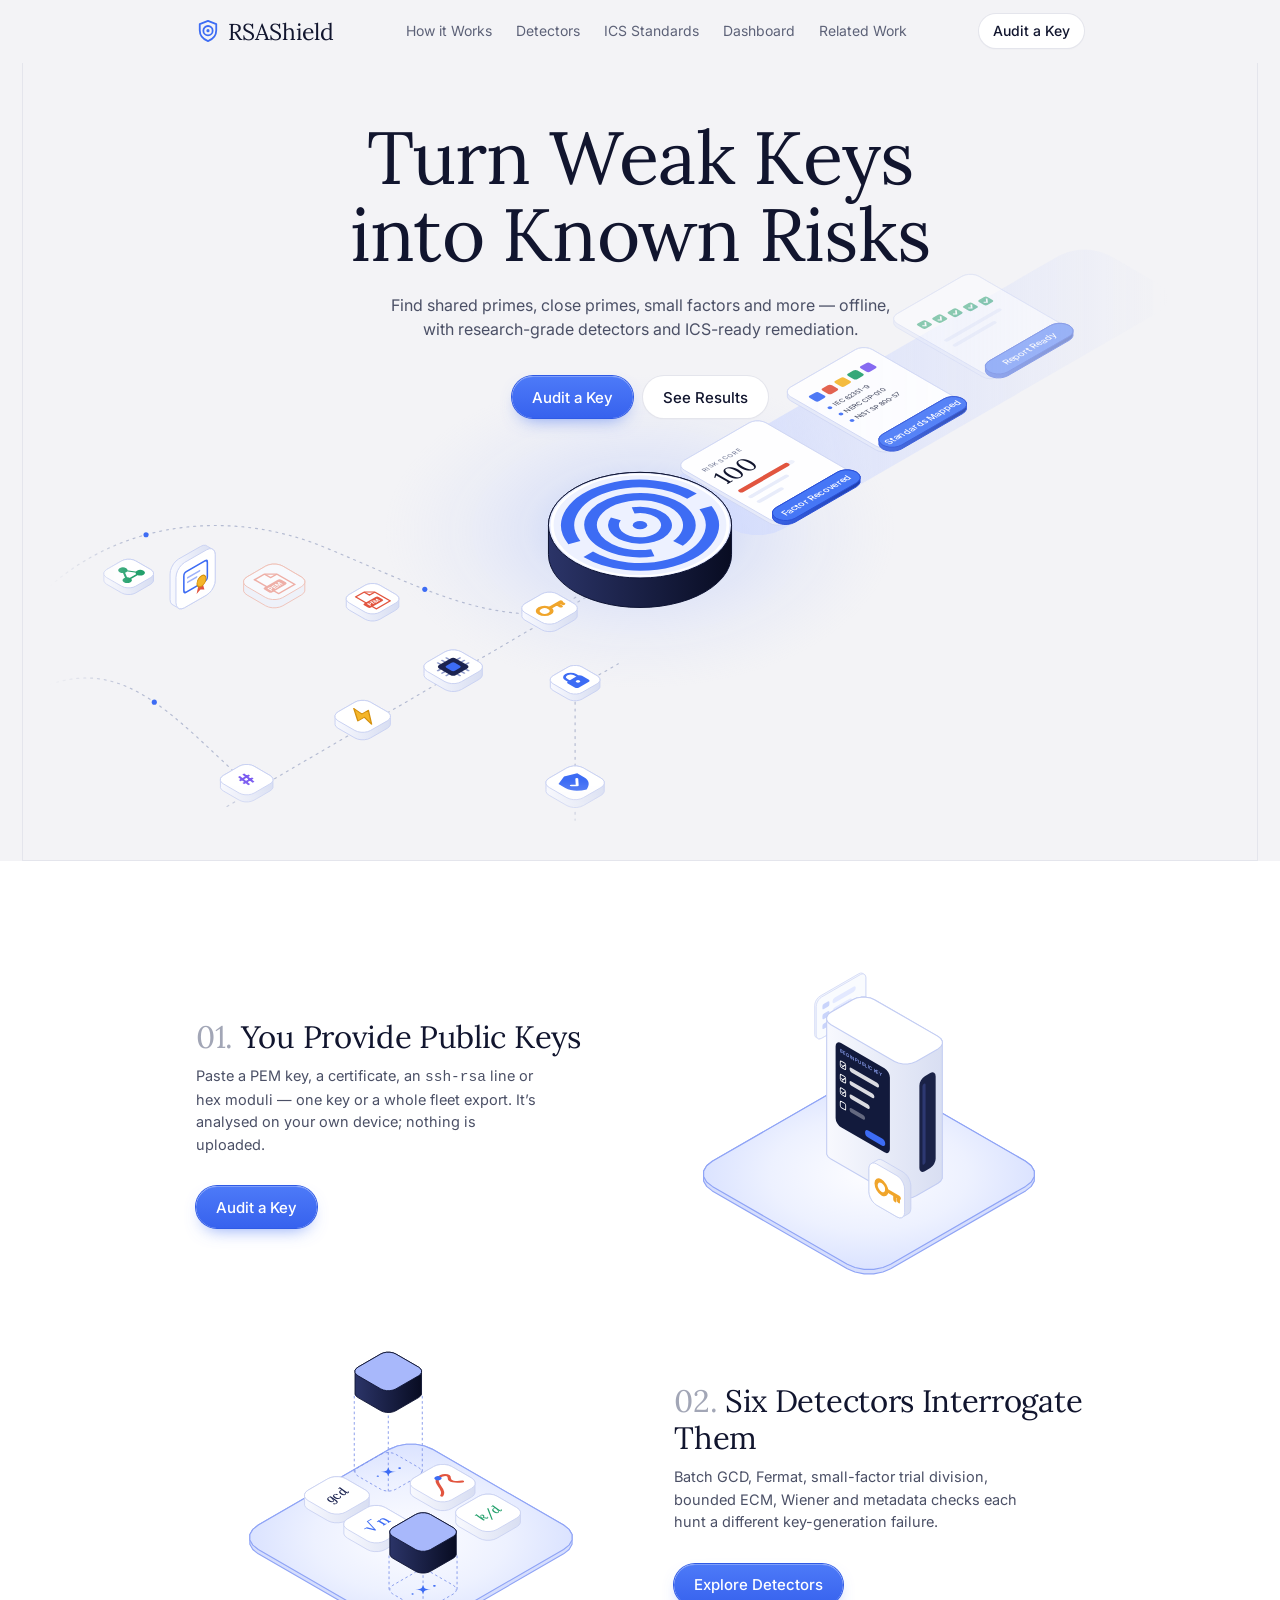
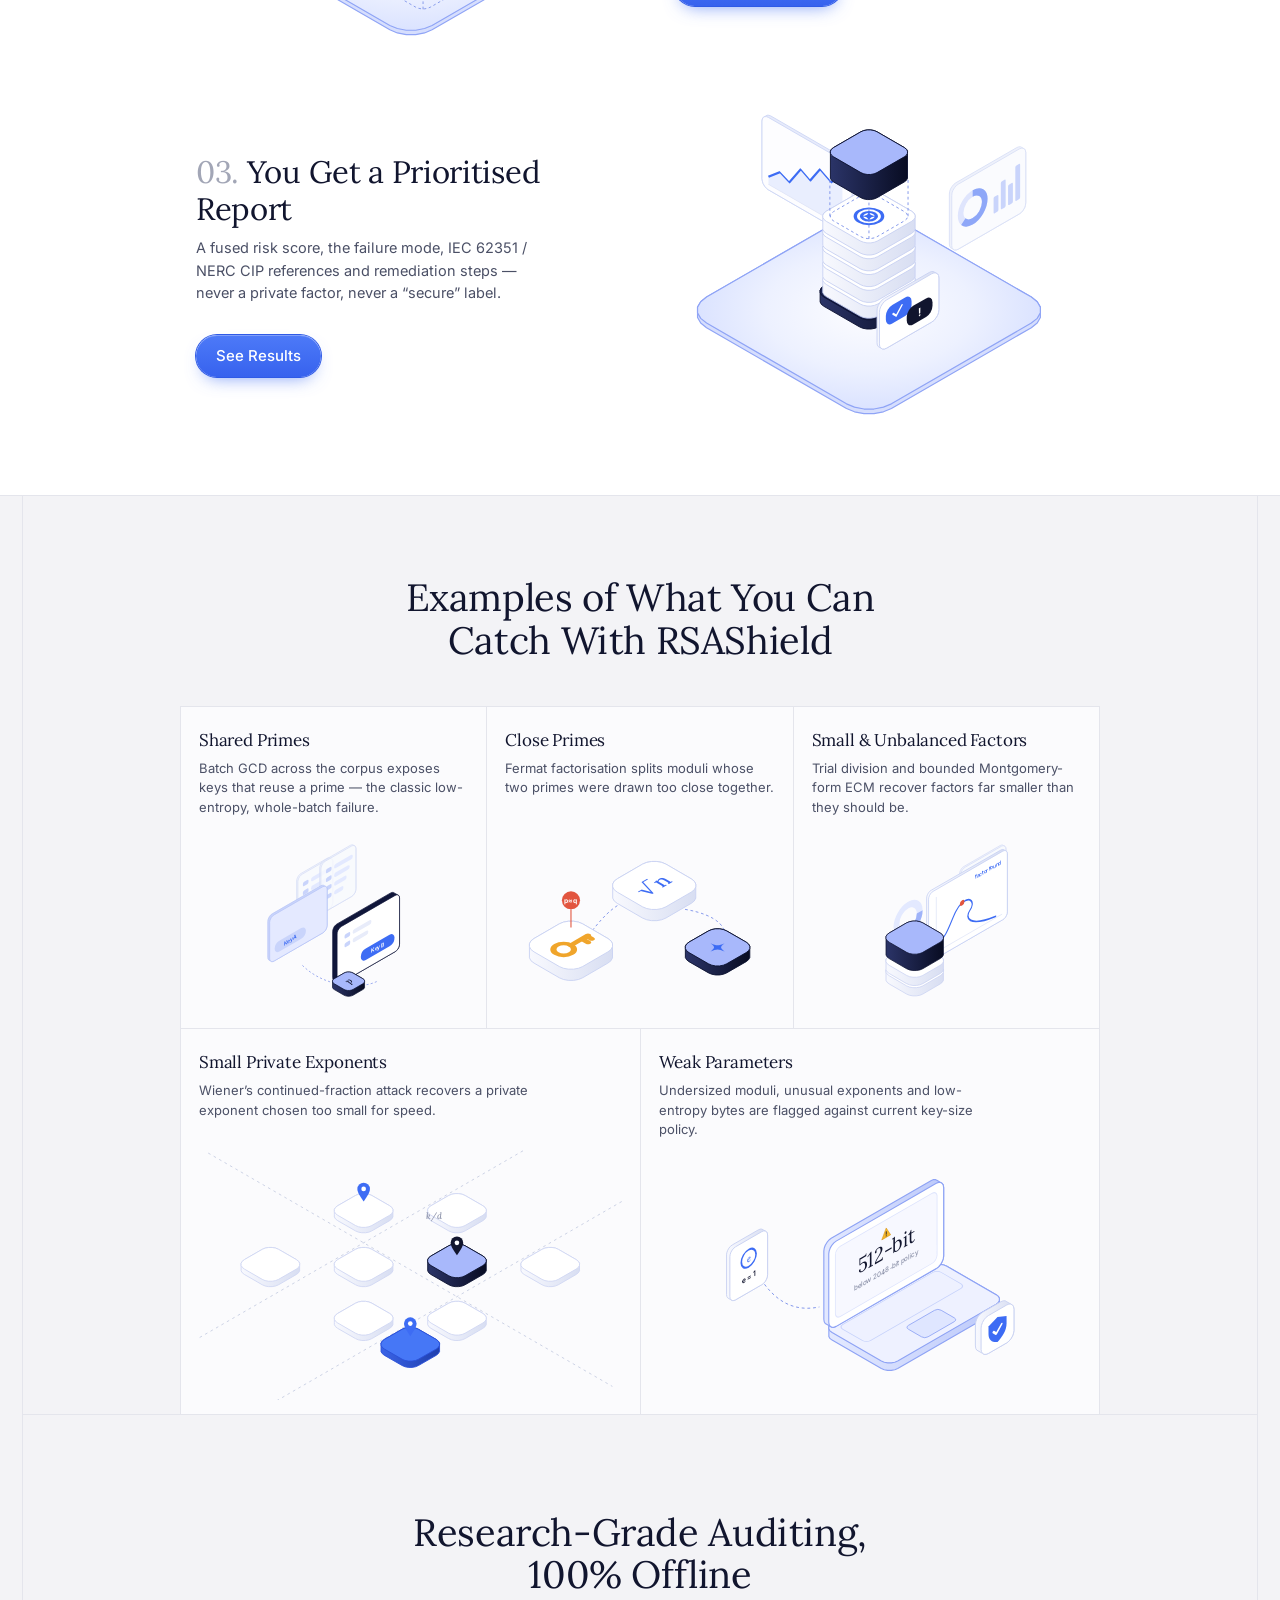
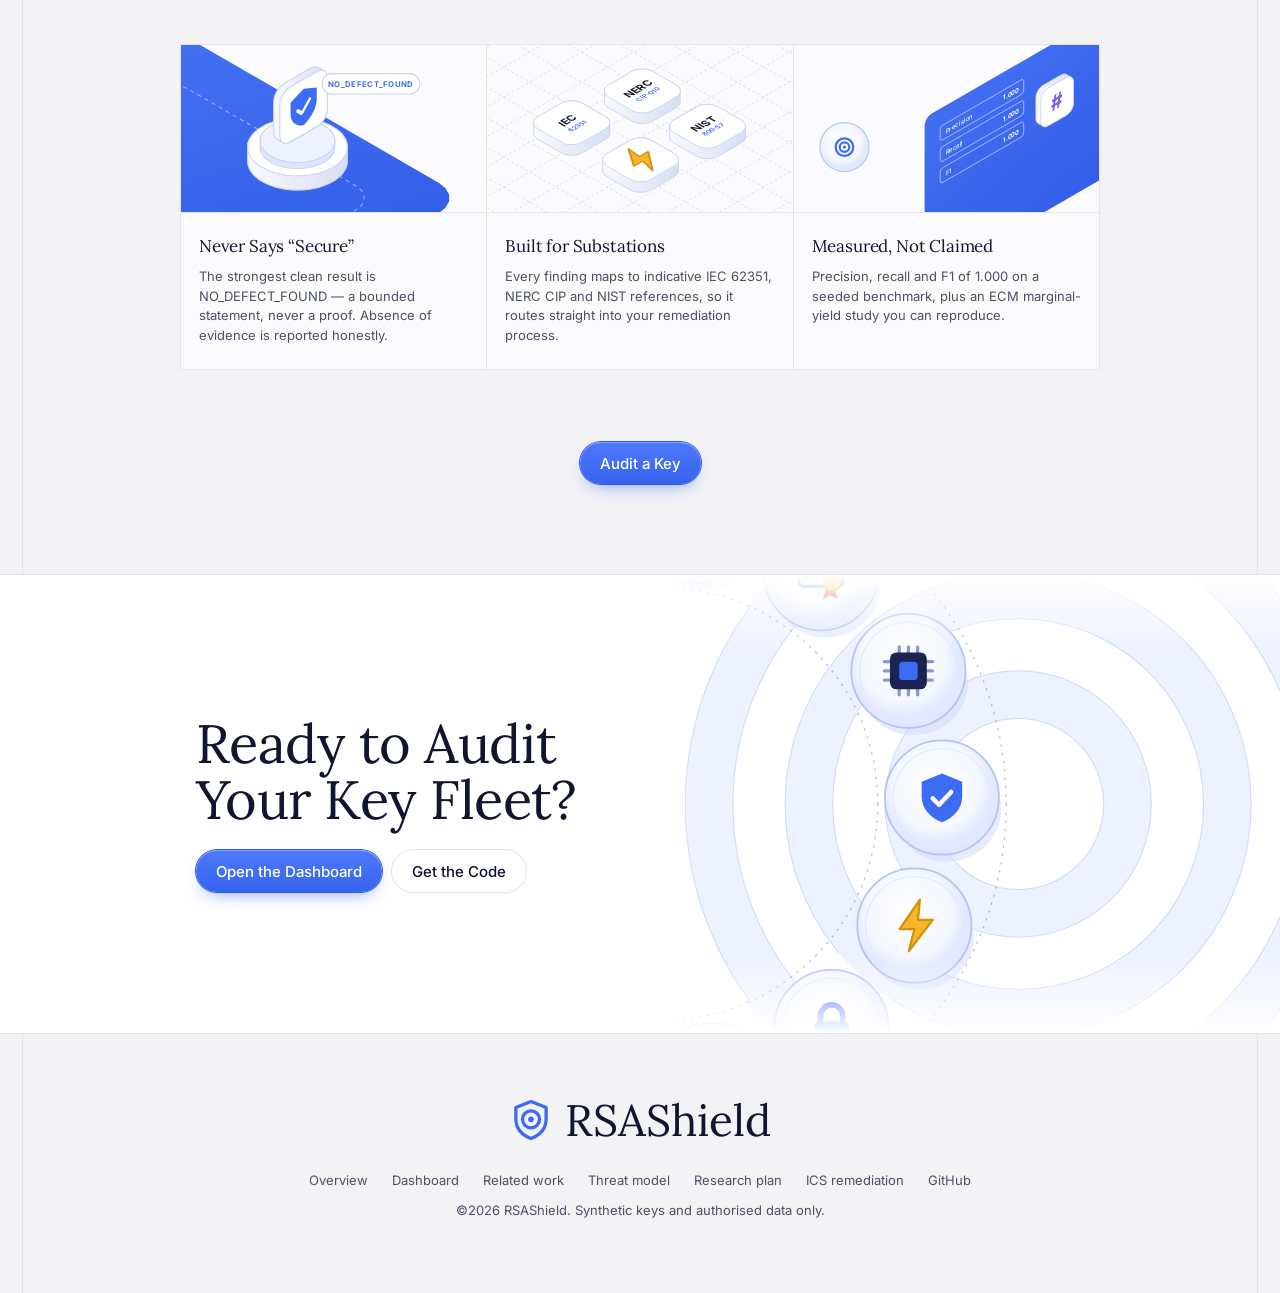
<file: web/index.html>
<!doctype html>
<html lang="en">
<head>
  <meta charset="utf-8">
  <meta name="viewport" content="width=device-width, initial-scale=1">
  <title>RSAShield — Offline RSA Key Auditing</title>
  <meta name="description" content="RSAShield audits RSA public keys offline with batch GCD, Fermat, ECM, Wiener and metadata detectors, and maps findings to IEC 62351 / NERC CIP references.">
  <link rel="preconnect" href="https://fonts.googleapis.com">
  <link rel="preconnect" href="https://fonts.gstatic.com" crossorigin>
  <link href="https://fonts.googleapis.com/css2?family=Inter:wght@400;500;600;700&family=Lora:ital,wght@0,400;0,500;1,400&display=swap" rel="stylesheet">
  <link rel="icon" href="favicon.svg" type="image/svg+xml">
  <link rel="stylesheet" href="styles.css">
</head>
<body>

  <header class="nav" id="top">
    <div class="nav-inner">
      <a class="brand" href="#top" aria-label="RSAShield home">
        <svg class="brand-mark" viewBox="0 0 32 32" aria-hidden="true">
          <path d="M16 2.5l11 4.4v8.2c0 7.1-4.7 12-11 14.4C9.7 27.1 5 22.2 5 15.1V6.9z" fill="none" stroke="currentColor" stroke-width="2.4" stroke-linejoin="round"/>
          <circle cx="16" cy="15.5" r="6.2" fill="none" stroke="currentColor" stroke-width="2.4"/>
          <circle cx="16" cy="15.5" r="2.1" fill="currentColor"/>
        </svg>
        <span>RSAShield</span>
      </a>
      <nav class="nav-links" id="primary-nav" aria-label="Primary">
        <a href="#how" aria-current="page">How it Works</a>
        <a href="#detectors" aria-current="page">Detectors</a>
        <a href="#why" aria-current="page">ICS Standards</a>
        <a href="dashboard.html">Dashboard</a>
        <a href="related-work.html">Related Work</a>
      </nav>
      <div class="nav-end">
        <a class="btn btn-ghost btn-sm" href="dashboard.html">Audit a Key</a>
        <button class="nav-toggle" type="button" aria-expanded="false" aria-controls="primary-nav" aria-label="Open menu">
          <svg viewBox="0 0 20 20" aria-hidden="true"><path d="M3 6h14M3 10h14M3 14h14" fill="none" stroke="currentColor" stroke-width="1.6" stroke-linecap="round"/></svg>
        </button>
      </div>
    </div>
  </header>

  <main>
    <!-- hero -->
    <section class="hero framed">
      <div class="frame">
        <div class="hero-stage">
          <svg class="hero-art" data-scene="hero" data-fixed viewBox="-600 -500 1200 810" preserveAspectRatio="xMidYMax slice" aria-hidden="true"></svg>
          <div class="hero-copy">
            <h1 data-reveal>Turn Weak Keys<br>into Known Risks</h1>
            <p class="lead" data-reveal>Find shared primes, close primes, small factors and more &mdash; offline, with research-grade detectors and ICS-ready remediation.</p>
            <div class="actions" data-reveal>
              <a class="btn btn-primary" href="dashboard.html">Audit a Key</a>
              <a class="btn btn-ghost" href="dashboard.html#bundle">See Results</a>
            </div>
          </div>
        </div>
      </div>
    </section>

    <!-- how it works -->
    <section class="steps" id="how">
      <div class="step">
        <div class="step-copy" data-reveal>
          <h2><span class="num">01.</span> You Provide Public Keys</h2>
          <p>Paste a PEM key, a certificate, an <code>ssh-rsa</code> line or hex moduli &mdash; one key or a whole fleet export. It&rsquo;s analysed on your own device; nothing is uploaded.</p>
          <a class="btn btn-primary" href="dashboard.html">Audit a Key</a>
        </div>
        <svg class="step-art" data-scene="step1" viewBox="-215 -240 430 365" aria-hidden="true" data-reveal></svg>
      </div>

      <div class="step flip">
        <div class="step-copy" data-reveal>
          <h2><span class="num">02.</span> Six Detectors Interrogate Them</h2>
          <p>Batch GCD, Fermat, small-factor trial division, bounded ECM, Wiener and metadata checks each hunt a different key-generation failure.</p>
          <a class="btn btn-primary" href="#detectors">Explore Detectors</a>
        </div>
        <svg class="step-art" data-scene="step2" viewBox="-215 -215 430 345" aria-hidden="true" data-reveal></svg>
      </div>

      <div class="step">
        <div class="step-copy" data-reveal>
          <h2><span class="num">03.</span> You Get a Prioritised Report</h2>
          <p>A fused risk score, the failure mode, IEC 62351 / NERC CIP references and remediation steps &mdash; never a private factor, never a &ldquo;secure&rdquo; label.</p>
          <a class="btn btn-primary" href="dashboard.html#bundle">See Results</a>
        </div>
        <svg class="step-art" data-scene="step3" viewBox="-215 -240 430 365" aria-hidden="true" data-reveal></svg>
      </div>
    </section>

    <!-- examples -->
    <section class="examples framed" id="detectors">
      <div class="frame">
        <h2 class="section-title" data-reveal>Examples of What You Can <br>Catch With RSAShield</h2>
        <div class="grid" data-reveal>
          <article class="card">
            <h3>Shared Primes</h3>
            <p>Batch GCD across the corpus exposes keys that reuse a prime &mdash; the classic low-entropy, whole-batch failure.</p>
            <svg data-scene="ex-shared" viewBox="-160 -118 320 222" aria-hidden="true"></svg>
          </article>
          <article class="card">
            <h3>Close Primes</h3>
            <p>Fermat factorisation splits moduli whose two primes were drawn too close together.</p>
            <svg data-scene="ex-close" viewBox="-160 -118 320 222" aria-hidden="true"></svg>
          </article>
          <article class="card">
            <h3>Small &amp; Unbalanced Factors</h3>
            <p>Trial division and bounded Montgomery-form ECM recover factors far smaller than they should be.</p>
            <svg data-scene="ex-ecm" viewBox="-160 -118 320 222" aria-hidden="true"></svg>
          </article>
          <article class="card wide">
            <h3>Small Private Exponents</h3>
            <p>Wiener&rsquo;s continued-fraction attack recovers a private exponent chosen too small for speed.</p>
            <svg data-scene="ex-wiener" viewBox="-196 -128 392 232" aria-hidden="true"></svg>
          </article>
          <article class="card wide">
            <h3>Weak Parameters</h3>
            <p>Undersized moduli, unusual exponents and low-entropy bytes are flagged against current key-size policy.</p>
            <svg data-scene="ex-meta" viewBox="-196 -128 392 232" aria-hidden="true"></svg>
          </article>
        </div>
      </div>
    </section>

    <!-- why -->
    <section class="why framed" id="why">
      <div class="frame">
        <h2 class="section-title" data-reveal>Research-Grade Auditing, <br>100% Offline</h2>
        <div class="band" data-reveal>
          <article class="feat">
            <svg data-scene="feat-honest" viewBox="-200 -110 400 220" preserveAspectRatio="xMidYMid slice" aria-hidden="true"></svg>
            <h3>Never Says &ldquo;Secure&rdquo;</h3>
            <p>The strongest clean result is NO_DEFECT_FOUND &mdash; a bounded statement, never a proof. Absence of evidence is reported honestly.</p>
          </article>
          <article class="feat">
            <svg data-scene="feat-ics" viewBox="-200 -110 400 220" preserveAspectRatio="xMidYMid slice" aria-hidden="true"></svg>
            <h3>Built for Substations</h3>
            <p>Every finding maps to indicative IEC 62351, NERC CIP and NIST references, so it routes straight into your remediation process.</p>
          </article>
          <article class="feat">
            <svg data-scene="feat-measured" viewBox="-200 -110 400 220" preserveAspectRatio="xMidYMid slice" aria-hidden="true"></svg>
            <h3>Measured, Not Claimed</h3>
            <p>Precision, recall and F1 of 1.000 on a seeded benchmark, plus an ECM marginal-yield study you can reproduce.</p>
          </article>
        </div>
        <div class="center" data-reveal>
          <a class="btn btn-primary" href="dashboard.html">Audit a Key</a>
        </div>
      </div>
    </section>

    <!-- call to action -->
    <section class="cta" id="start">
      <div class="cta-inner">
        <div class="cta-copy" data-reveal>
          <h2>Ready to Audit<br>Your Key Fleet?</h2>
          <div class="actions-left">
            <a class="btn btn-primary" href="dashboard.html">Open the Dashboard</a>
            <a class="btn btn-ghost" href="https://github.com/333shubh/RSAshield">Get the Code</a>
          </div>
        </div>
      </div>
      <svg class="cta-art" data-scene="orbit" data-fixed viewBox="0 0 560 460" preserveAspectRatio="xMinYMid slice" aria-hidden="true"></svg>
    </section>
  </main>

  <footer class="footer framed">
    <div class="frame">
      <a class="brand brand-lg" href="#top" aria-label="RSAShield home">
        <svg class="brand-mark" viewBox="0 0 32 32" aria-hidden="true">
          <path d="M16 2.5l11 4.4v8.2c0 7.1-4.7 12-11 14.4C9.7 27.1 5 22.2 5 15.1V6.9z" fill="none" stroke="currentColor" stroke-width="2.4" stroke-linejoin="round"/>
          <circle cx="16" cy="15.5" r="6.2" fill="none" stroke="currentColor" stroke-width="2.4"/>
          <circle cx="16" cy="15.5" r="2.1" fill="currentColor"/>
        </svg>
        <span>RSAShield</span>
      </a>
      <nav class="footer-links" aria-label="Documentation">
        <a href="index.html">Overview</a>
        <a href="dashboard.html">Dashboard</a>
        <a href="related-work.html">Related work</a>
        <a href="https://github.com/333shubh/RSAshield/blob/main/docs/THREAT_MODEL.md">Threat model</a>
        <a href="https://github.com/333shubh/RSAshield/blob/main/docs/RESEARCH_PLAN.md">Research plan</a>
        <a href="https://github.com/333shubh/RSAshield/blob/main/docs/ICS_REMEDIATION.md">ICS remediation</a>
        <a href="https://github.com/333shubh/RSAshield">GitHub</a>
      </nav>
      <p class="fine">&copy;<span data-year>2026</span> RSAShield. Synthetic keys and authorised data only.</p>
    </div>
  </footer>

  <script src="iso.js"></script>
  <script src="scenes.js"></script>
  <script src="app.js"></script>
</body>
</html>
</file>
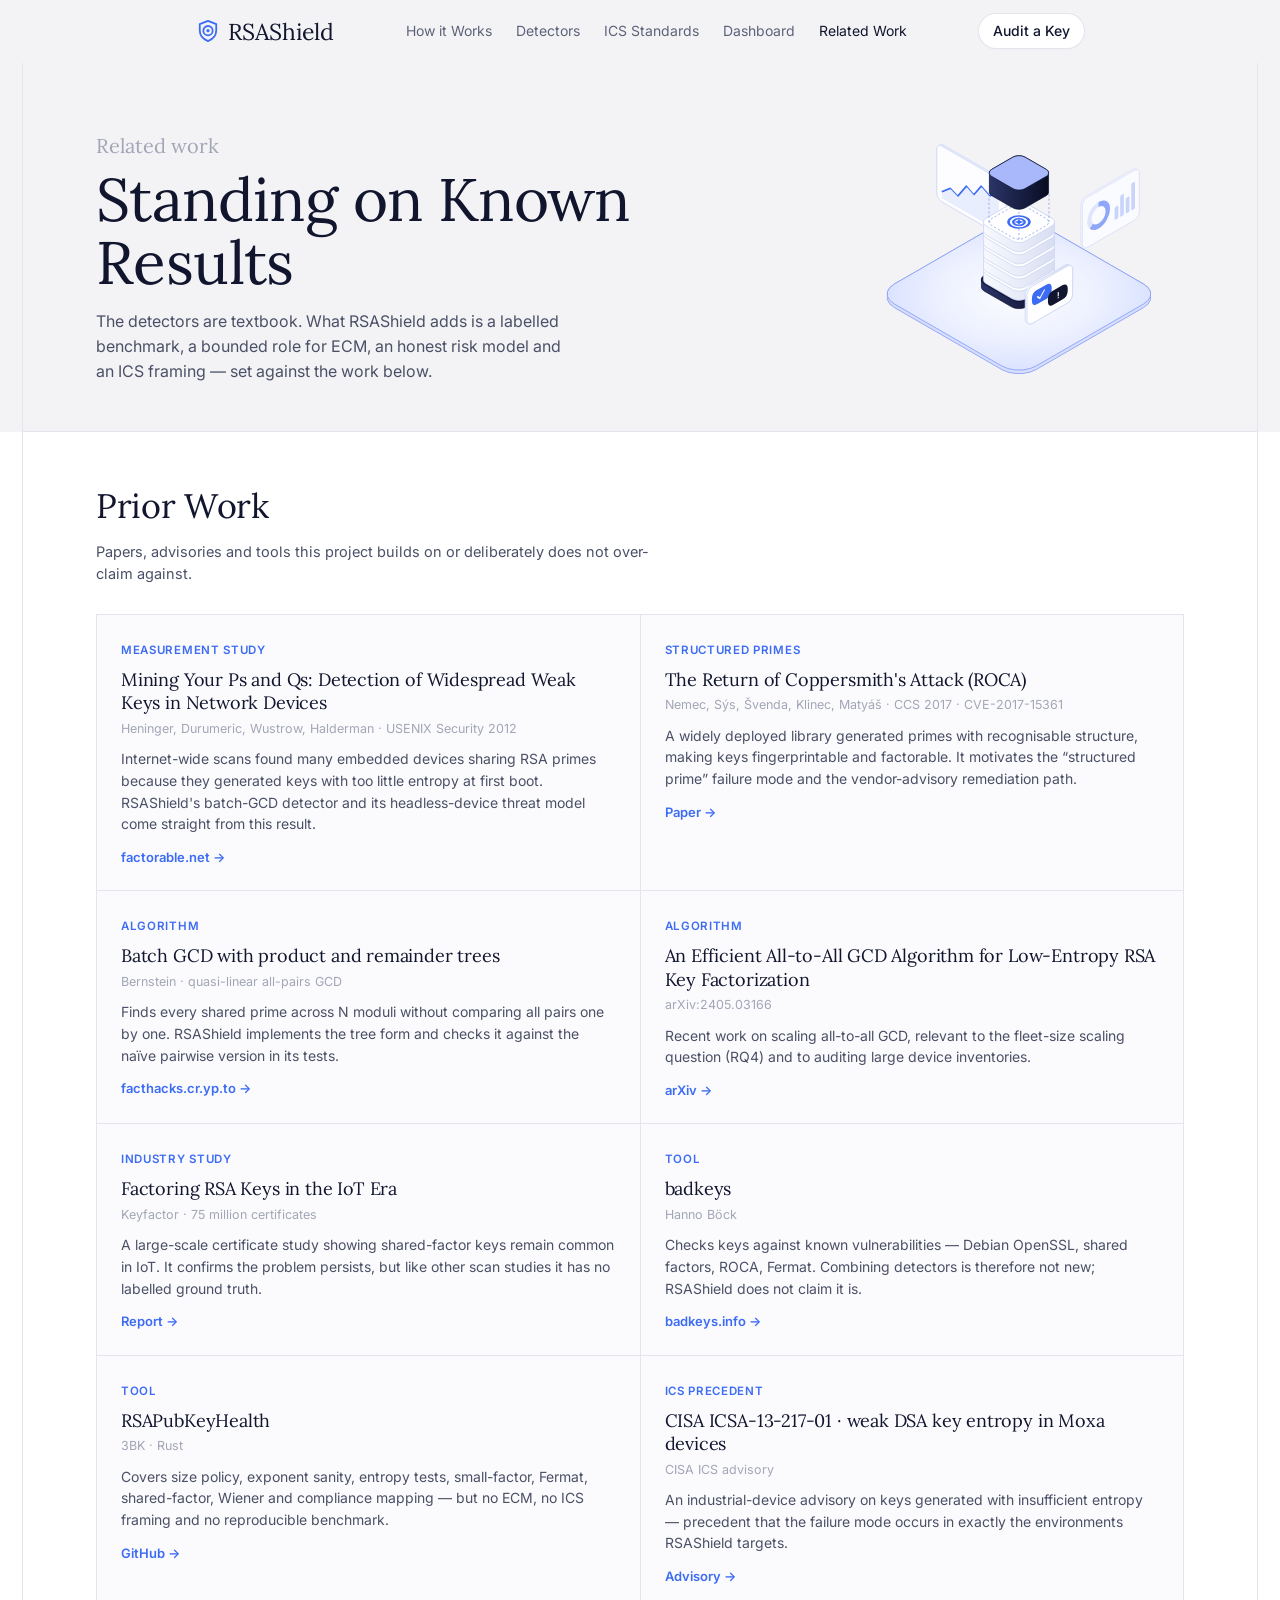
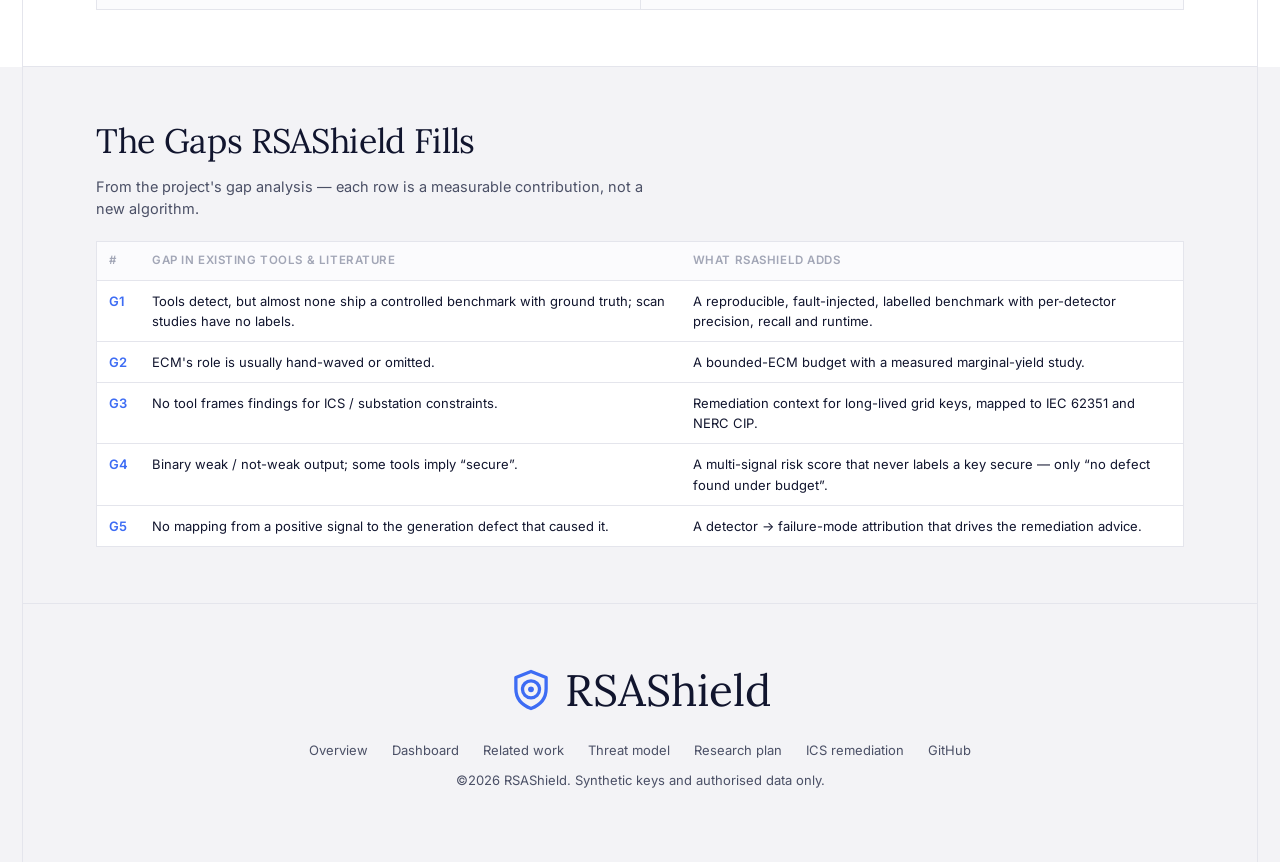
<file: web/related-work.html>
<!doctype html>
<html lang="en">
<head>
  <meta charset="utf-8">
  <meta name="viewport" content="width=device-width, initial-scale=1">
  <title>Related Work — RSAShield</title>
  <meta name="description" content="Prior work on weak RSA keys — Heninger et al., ROCA, batch GCD, badkeys — and the gaps RSAShield addresses.">
  <link rel="icon" href="favicon.svg" type="image/svg+xml">
  <link rel="preconnect" href="https://fonts.googleapis.com">
  <link rel="preconnect" href="https://fonts.gstatic.com" crossorigin>
  <link href="https://fonts.googleapis.com/css2?family=Inter:wght@400;500;600;700&family=JetBrains+Mono:wght@400;500&family=Lora:ital,wght@0,400;0,500;1,400&display=swap" rel="stylesheet">
  <link rel="stylesheet" href="styles.css">
  <link rel="stylesheet" href="console.css">
</head>
<body>

  <header class="nav" id="top">
    <div class="nav-inner">
      <a class="brand" href="index.html" aria-label="RSAShield home">
        <svg class="brand-mark" viewBox="0 0 32 32" aria-hidden="true">
          <path d="M16 2.5l11 4.4v8.2c0 7.1-4.7 12-11 14.4C9.7 27.1 5 22.2 5 15.1V6.9z" fill="none" stroke="currentColor" stroke-width="2.4" stroke-linejoin="round"/>
          <circle cx="16" cy="15.5" r="6.2" fill="none" stroke="currentColor" stroke-width="2.4"/>
          <circle cx="16" cy="15.5" r="2.1" fill="currentColor"/>
        </svg>
        <span>RSAShield</span>
      </a>
      <nav class="nav-links" id="primary-nav" aria-label="Primary">
        <a href="index.html#how">How it Works</a>
        <a href="index.html#detectors">Detectors</a>
        <a href="index.html#why">ICS Standards</a>
        <a href="dashboard.html">Dashboard</a>
        <a href="related-work.html" aria-current="page">Related Work</a>
      </nav>
      <div class="nav-end">
        <a class="btn btn-ghost btn-sm" href="dashboard.html">Audit a Key</a>
        <button class="nav-toggle" type="button" aria-expanded="false" aria-controls="primary-nav" aria-label="Open menu">
          <svg viewBox="0 0 20 20" aria-hidden="true"><path d="M3 6h14M3 10h14M3 14h14" fill="none" stroke="currentColor" stroke-width="1.6" stroke-linecap="round"/></svg>
        </button>
      </div>
    </div>
  </header>

  <main>
    <section class="page-head framed">
      <div class="frame">
        <div class="head-inner">
          <div class="head-copy" data-reveal>
            <p class="eyebrow">Related work</p>
            <h1>Standing on Known Results</h1>
            <p class="lead-left">The detectors are textbook. What RSAShield adds is a labelled benchmark, a bounded role for ECM, an honest risk model and an ICS framing &mdash; set against the work below.</p>
          </div>
          <svg class="head-art" data-scene="step3" viewBox="-215 -240 430 365" aria-hidden="true"></svg>
        </div>
      </div>
    </section>

    <section class="stored framed surface">
      <div class="frame">
        <div class="section-head" data-reveal>
          <div>
            <h2>Prior Work</h2>
            <p>Papers, advisories and tools this project builds on or deliberately does not over-claim against.</p>
          </div>
        </div>
        <div class="rw-list">
          <article class="rw" data-reveal>
            <span class="tag">Measurement study</span>
            <h3>Mining Your Ps and Qs: Detection of Widespread Weak Keys in Network Devices</h3>
            <p class="src">Heninger, Durumeric, Wustrow, Halderman &middot; USENIX Security 2012</p>
            <p>Internet-wide scans found many embedded devices sharing RSA primes because they generated keys with too little entropy at first boot. RSAShield's batch-GCD detector and its headless-device threat model come straight from this result.</p>
            <a href="https://factorable.net/paper.html">factorable.net &rarr;</a>
          </article>
          <article class="rw" data-reveal>
            <span class="tag">Structured primes</span>
            <h3>The Return of Coppersmith's Attack (ROCA)</h3>
            <p class="src">Nemec, Sýs, Švenda, Klinec, Matyáš &middot; CCS 2017 &middot; CVE-2017-15361</p>
            <p>A widely deployed library generated primes with recognisable structure, making keys fingerprintable and factorable. It motivates the &ldquo;structured prime&rdquo; failure mode and the vendor-advisory remediation path.</p>
            <a href="https://crocs.fi.muni.cz/public/papers/rsa_ccs17">Paper &rarr;</a>
          </article>
          <article class="rw" data-reveal>
            <span class="tag">Algorithm</span>
            <h3>Batch GCD with product and remainder trees</h3>
            <p class="src">Bernstein &middot; quasi-linear all-pairs GCD</p>
            <p>Finds every shared prime across N moduli without comparing all pairs one by one. RSAShield implements the tree form and checks it against the naïve pairwise version in its tests.</p>
            <a href="https://facthacks.cr.yp.to/">facthacks.cr.yp.to &rarr;</a>
          </article>
          <article class="rw" data-reveal>
            <span class="tag">Algorithm</span>
            <h3>An Efficient All-to-All GCD Algorithm for Low-Entropy RSA Key Factorization</h3>
            <p class="src">arXiv:2405.03166</p>
            <p>Recent work on scaling all-to-all GCD, relevant to the fleet-size scaling question (RQ4) and to auditing large device inventories.</p>
            <a href="https://arxiv.org/abs/2405.03166">arXiv &rarr;</a>
          </article>
          <article class="rw" data-reveal>
            <span class="tag">Industry study</span>
            <h3>Factoring RSA Keys in the IoT Era</h3>
            <p class="src">Keyfactor &middot; 75 million certificates</p>
            <p>A large-scale certificate study showing shared-factor keys remain common in IoT. It confirms the problem persists, but like other scan studies it has no labelled ground truth.</p>
            <a href="https://keyfactor.com/resources/factoring-rsa-keys-in-the-iot-era">Report &rarr;</a>
          </article>
          <article class="rw" data-reveal>
            <span class="tag">Tool</span>
            <h3>badkeys</h3>
            <p class="src">Hanno Böck</p>
            <p>Checks keys against known vulnerabilities &mdash; Debian OpenSSL, shared factors, ROCA, Fermat. Combining detectors is therefore not new; RSAShield does not claim it is.</p>
            <a href="https://badkeys.info/">badkeys.info &rarr;</a>
          </article>
          <article class="rw" data-reveal>
            <span class="tag">Tool</span>
            <h3>RSAPubKeyHealth</h3>
            <p class="src">3BK &middot; Rust</p>
            <p>Covers size policy, exponent sanity, entropy tests, small-factor, Fermat, shared-factor, Wiener and compliance mapping &mdash; but no ECM, no ICS framing and no reproducible benchmark.</p>
            <a href="https://github.com/3BK/RSAPubKeyHealth">GitHub &rarr;</a>
          </article>
          <article class="rw" data-reveal>
            <span class="tag">ICS precedent</span>
            <h3>CISA ICSA-13-217-01 &middot; weak DSA key entropy in Moxa devices</h3>
            <p class="src">CISA ICS advisory</p>
            <p>An industrial-device advisory on keys generated with insufficient entropy &mdash; precedent that the failure mode occurs in exactly the environments RSAShield targets.</p>
            <a href="https://www.cisa.gov/news-events/ics-advisories/icsa-13-217-01">Advisory &rarr;</a>
          </article>
        </div>
      </div>
    </section>

    <section class="bundle framed">
      <div class="frame">
        <div class="section-head" data-reveal>
          <div>
            <h2>The Gaps RSAShield Fills</h2>
            <p>From the project's gap analysis &mdash; each row is a measurable contribution, not a new algorithm.</p>
          </div>
        </div>
        <div class="table-wrap gap-table" data-reveal>
          <table class="stack">
            <thead>
              <tr><th scope="col">#</th><th scope="col" data-short="Gap">Gap in existing tools &amp; literature</th><th scope="col" data-short="Adds">What RSAShield adds</th></tr>
            </thead>
            <tbody>
              <tr><td>G1</td><td>Tools detect, but almost none ship a controlled benchmark with ground truth; scan studies have no labels.</td><td>A reproducible, fault-injected, labelled benchmark with per-detector precision, recall and runtime.</td></tr>
              <tr><td>G2</td><td>ECM's role is usually hand-waved or omitted.</td><td>A bounded-ECM budget with a measured marginal-yield study.</td></tr>
              <tr><td>G3</td><td>No tool frames findings for ICS / substation constraints.</td><td>Remediation context for long-lived grid keys, mapped to IEC 62351 and NERC CIP.</td></tr>
              <tr><td>G4</td><td>Binary weak / not-weak output; some tools imply &ldquo;secure&rdquo;.</td><td>A multi-signal risk score that never labels a key secure &mdash; only &ldquo;no defect found under budget&rdquo;.</td></tr>
              <tr><td>G5</td><td>No mapping from a positive signal to the generation defect that caused it.</td><td>A detector &rarr; failure-mode attribution that drives the remediation advice.</td></tr>
            </tbody>
          </table>
        </div>
      </div>
    </section>
  </main>

  <footer class="footer framed">
    <div class="frame">
      <a class="brand brand-lg" href="index.html" aria-label="RSAShield home">
        <svg class="brand-mark" viewBox="0 0 32 32" aria-hidden="true">
          <path d="M16 2.5l11 4.4v8.2c0 7.1-4.7 12-11 14.4C9.7 27.1 5 22.2 5 15.1V6.9z" fill="none" stroke="currentColor" stroke-width="2.4" stroke-linejoin="round"/>
          <circle cx="16" cy="15.5" r="6.2" fill="none" stroke="currentColor" stroke-width="2.4"/>
          <circle cx="16" cy="15.5" r="2.1" fill="currentColor"/>
        </svg>
        <span>RSAShield</span>
      </a>
      <nav class="footer-links" aria-label="Documentation">
        <a href="index.html">Overview</a>
        <a href="dashboard.html">Dashboard</a>
        <a href="related-work.html">Related work</a>
        <a href="https://github.com/333shubh/RSAshield/blob/main/docs/THREAT_MODEL.md">Threat model</a>
        <a href="https://github.com/333shubh/RSAshield/blob/main/docs/RESEARCH_PLAN.md">Research plan</a>
        <a href="https://github.com/333shubh/RSAshield/blob/main/docs/ICS_REMEDIATION.md">ICS remediation</a>
        <a href="https://github.com/333shubh/RSAshield">GitHub</a>
      </nav>
      <p class="fine">&copy;<span data-year>2026</span> RSAShield. Synthetic keys and authorised data only.</p>
    </div>
  </footer>

  <script src="iso.js"></script>
  <script src="scenes.js"></script>
  <script src="app.js"></script>
</body>
</html>
</file>
<file: web/styles.css>
:root {
  --bg: #f3f3f6;
  --surface: #ffffff;
  --ink: #11152e;
  --ink-2: #4b5066;
  --muted: #a2a6b6;
  --line: #e4e5ec;
  --blue: #3d6cf4;
  --blue-d: #2c56db;
  --serif: "Lora", Georgia, "Times New Roman", serif;
  --sans: "Inter", system-ui, -apple-system, "Segoe UI", sans-serif;
  --col: 920px;
  --gutter: max(22px, calc((100% - 1400px) / 2));
}

*, *::before, *::after { box-sizing: border-box; }
html { scroll-behavior: smooth; }
body {
  margin: 0;
  background: var(--bg);
  color: var(--ink);
  font: 400 15px/1.55 var(--sans);
  -webkit-font-smoothing: antialiased;
  overflow-x: hidden;
}
h1, h2, h3 { font-family: var(--serif); font-weight: 400; margin: 0; letter-spacing: -0.01em; }
p { margin: 0; }
a { color: inherit; }
svg { display: block; }
/* scenes are clipped to their box, except the step art which floats freely */
svg[data-scene]:not(.step-art) { overflow: hidden; }

/* framed sections: the thin vertical guide lines from the reference */
.framed > .frame {
  margin-inline: var(--gutter);
  border-inline: 1px solid var(--line);
}

/* ---------------------------------------------------------------- buttons */
.btn {
  display: inline-flex;
  align-items: center;
  justify-content: center;
  height: 42px;
  padding: 0 20px;
  border: 0;
  border-radius: 999px;
  font: 500 15px/1 var(--sans);
  text-decoration: none;
  white-space: nowrap;
  transition: transform .2s ease, box-shadow .2s ease, background .2s ease;
}
.btn:focus-visible { outline: 2px solid var(--blue); outline-offset: 3px; }
.btn-primary {
  color: #fff;
  background: linear-gradient(180deg, #4d7af8 0%, #3762ee 100%);
  box-shadow: inset 0 1px 0 rgba(255,255,255,.28), 0 0 0 1px #2f5ae6, 0 8px 18px -8px rgba(61,108,244,.7);
}
.btn-primary:hover { transform: translateY(-1px); box-shadow: inset 0 1px 0 rgba(255,255,255,.28), 0 0 0 1px #2f5ae6, 0 12px 22px -8px rgba(61,108,244,.75); }
.btn-ghost {
  color: var(--ink);
  background: #fff;
  box-shadow: 0 0 0 1px var(--line), 0 1px 2px rgba(17,21,46,.06);
}
.btn-ghost:hover { transform: translateY(-1px); box-shadow: 0 0 0 1px #d6d8e2, 0 6px 14px -8px rgba(17,21,46,.2); }
.btn-sm { height: 34px; padding: 0 14px; font-size: 14px; }

/* -------------------------------------------------------------------- nav */
.nav {
  position: sticky;
  top: 0;
  z-index: 20;
  background: rgba(243,243,246,.82);
  backdrop-filter: saturate(1.4) blur(12px);
  -webkit-backdrop-filter: saturate(1.4) blur(12px);
  border-bottom: 1px solid transparent;
  transition: border-color .3s ease;
}
.nav.scrolled { border-bottom-color: var(--line); }
.nav-inner {
  max-width: var(--col);
  height: 62px;
  margin: 0 auto;
  padding: 0 16px;
  display: flex;
  align-items: center;
  justify-content: space-between;
  gap: 24px;
}
.brand {
  display: inline-flex;
  align-items: center;
  gap: 8px;
  text-decoration: none;
  font: 400 23px/1 var(--serif);
  color: var(--ink);
}
.brand-mark { width: 24px; height: 24px; color: var(--blue); }
.nav-links { display: flex; gap: 24px; }
.nav-links a { text-decoration: none; color: #5d6278; font-size: 14px; white-space: nowrap; transition: color .2s; }
.nav-links a:hover { color: var(--ink); }
.nav-end { display: flex; align-items: center; gap: 8px; }
.nav-toggle {
  display: none;
  width: 36px; height: 36px; padding: 0;
  align-items: center; justify-content: center;
  border: 0; border-radius: 999px;
  background: #fff; color: var(--ink);
  box-shadow: 0 0 0 1px var(--line), 0 1px 2px rgba(17,21,46,.06);
  cursor: pointer;
}
.nav-toggle svg { width: 18px; height: 18px; }
.nav-toggle:focus-visible { outline: 2px solid var(--blue); outline-offset: 3px; }

/* ------------------------------------------------------------------- hero */
.hero > .frame { border-bottom: 1px solid var(--line); overflow: hidden; }
.hero-stage {
  position: relative;
  max-width: 1180px;
  margin: 0 auto;
  aspect-ratio: 1200 / 810;
}
/* soft edges: the scene fades into the frame instead of being cut off */
.hero-art {
  position: absolute; inset: 0; width: 100%; height: 100%; overflow: hidden;
  -webkit-mask-image: linear-gradient(to right, transparent, #000 7%, #000 93%, transparent), linear-gradient(to bottom, #000 90%, transparent);
  -webkit-mask-composite: source-in;
  mask-image: linear-gradient(to right, transparent, #000 7%, #000 93%, transparent), linear-gradient(to bottom, #000 90%, transparent);
  mask-composite: intersect;
}
.hero-copy {
  position: absolute;
  top: 7%;
  left: 0;
  right: 0;
  text-align: center;
  padding: 0 16px;
  pointer-events: none;
}
.hero-copy > * { pointer-events: auto; }
.hero h1 { font-size: clamp(42px, 5.9vw, 74px); line-height: 1.04; }
.lead { max-width: 520px; margin: 20px auto 0; color: var(--ink-2); font-size: 16px; }
.actions { display: flex; gap: 10px; justify-content: center; margin-top: 34px; }

/* ------------------------------------------------------------------ steps */
.steps {
  background: var(--surface);
  padding: 72px 0 40px;
  border-bottom: 1px solid var(--line);
}
.step {
  max-width: var(--col);
  margin: 0 auto;
  padding: 8px 16px;
  display: grid;
  grid-template-columns: 1fr 1.05fr;
  align-items: center;
  gap: 48px;
}
.step.flip { grid-template-columns: 1.05fr 1fr; }
.step.flip .step-art { order: -1; }
.step h2 { font-size: clamp(26px, 2.8vw, 31px); line-height: 1.2; }
.num { color: var(--muted); }
.step p { max-width: 350px; margin-top: 10px; color: var(--ink-2); font-size: 14.5px; }
.step .btn { margin-top: 30px; }
.step-art { width: 100%; height: auto; max-width: 430px; justify-self: center; }

/* --------------------------------------------------------------- examples */
.examples > .frame, .why > .frame { padding: 80px 16px 0; }
.section-title { text-align: center; font-size: clamp(28px, 3.3vw, 38px); line-height: 1.12; }
.grid {
  max-width: var(--col);
  margin: 44px auto 0;
  display: grid;
  grid-template-columns: repeat(6, 1fr);
  gap: 1px;
  background: var(--line);
  border: 1px solid var(--line);
  border-bottom: 0;
}
.card {
  grid-column: span 2;
  background: #fbfbfd;
  padding: 22px 18px 0;
  display: flex;
  flex-direction: column;
  min-width: 0;
}
.card.wide { grid-column: span 3; }
.card h3 { font-size: 17px; line-height: 1.3; }
.card p { margin-top: 8px; color: var(--ink-2); font-size: 13px; line-height: 1.5; max-width: 330px; }
.card svg { width: 100%; height: auto; margin-top: auto; padding: 10px 0 14px; }

/* -------------------------------------------------------------------- why */
.why > .frame { border-top: 1px solid var(--line); padding: 96px 0 90px; }
.why .section-title { padding: 0 16px; }
/* same hairline grid as the examples above */
.band {
  max-width: var(--col);
  margin: 48px auto 0;
  display: grid;
  grid-template-columns: repeat(3, 1fr);
  gap: 1px;
  background: var(--line);
  border: 1px solid var(--line);
}
.feat { min-width: 0; background: #fbfbfd; padding-bottom: 24px; }
.feat svg { width: 100%; height: auto; aspect-ratio: 400 / 220; border-bottom: 1px solid var(--line); }
.feat h3 { font-size: 17px; margin: 20px 18px 0; }
.feat p { margin: 8px 18px 0; color: var(--ink-2); font-size: 13px; line-height: 1.5; max-width: 330px; }
.center { display: flex; justify-content: center; margin-top: 72px; }

/* -------------------------------------------------------------------- cta */
.cta {
  position: relative;
  background: var(--surface);
  border-block: 1px solid var(--line);
  overflow: hidden;
  min-height: 460px;
  display: flex;
  align-items: center;
}
.cta-inner { position: relative; z-index: 1; width: 100%; max-width: var(--col); margin: 0 auto; padding: 60px 16px; }
.cta h2 { font-size: clamp(36px, 4.6vw, 54px); line-height: 1.04; }
.actions-left { display: flex; flex-wrap: wrap; gap: 10px; margin-top: 22px; }
.cta-art {
  position: absolute;
  top: 0;
  right: 0;
  width: 52%;
  height: 100%;
  /* badges orbit in and out through soft edges rather than a hard crop */
  -webkit-mask-image: linear-gradient(to bottom, transparent, #000 16%, #000 84%, transparent), linear-gradient(to right, transparent, #000 12%);
  -webkit-mask-composite: source-in;
  mask-image: linear-gradient(to bottom, transparent, #000 16%, #000 84%, transparent), linear-gradient(to right, transparent, #000 12%);
  mask-composite: intersect;
}

/* ----------------------------------------------------------------- footer */
.footer > .frame { padding: 64px 16px 72px; text-align: center; }
.brand-lg { font-size: 44px; gap: 12px; }
.brand-lg .brand-mark { width: 44px; height: 44px; }
.footer-links { display: flex; justify-content: center; flex-wrap: wrap; gap: 8px 24px; margin-top: 22px; }
.footer-links a { text-decoration: none; color: var(--ink-2); font-size: 13px; }
.footer-links a:hover { color: var(--ink); }
.fine { margin-top: 10px; color: var(--ink-2); font-size: 13px; }

/* ----------------------------------------------------------------- motion */
.bob { animation: bob 5.5s ease-in-out infinite; }
.hover { animation: hover 4.8s ease-in-out infinite; }
.pulse { animation: pulse 4.2s ease-in-out infinite; transform-box: fill-box; transform-origin: center; }
.twinkle { animation: twinkle 2.8s ease-in-out infinite; transform-box: fill-box; transform-origin: center; }
@keyframes bob { 0%, 100% { transform: translateY(0); } 50% { transform: translateY(-4px); } }
@keyframes hover { 0%, 100% { transform: translateY(0); } 50% { transform: translateY(-8px); } }
@keyframes pulse { 0%, 100% { opacity: .8; transform: scale(1); } 50% { opacity: 1; transform: scale(1.05); } }
@keyframes twinkle { 0%, 100% { opacity: .55; transform: scale(.82); } 50% { opacity: 1; transform: scale(1.08); } }

.js [data-reveal] {
  opacity: 0;
  transform: translateY(18px);
  transition: opacity .9s ease, transform .9s cubic-bezier(.2, .7, .2, 1);
}
.js [data-reveal].in { opacity: 1; transform: none; }

@media (prefers-reduced-motion: reduce) {
  html { scroll-behavior: auto; }
  .bob, .hover, .pulse, .twinkle { animation: none; }
  .js [data-reveal] { opacity: 1; transform: none; transition: none; }
}

/* ------------------------------------------------------------- responsive */
@media (max-width: 980px) {
  .nav-toggle { display: inline-flex; }
  /* the links drop down under the bar when the menu is open */
  .nav-links {
    display: none;
    position: absolute; top: 100%; left: 0; right: 0;
    flex-direction: column; gap: 0;
    padding: 4px 16px 12px;
    background: var(--bg);
    border-bottom: 1px solid var(--line);
    box-shadow: 0 12px 24px -16px rgba(17,21,46,.25);
  }
  .nav.open .nav-links { display: flex; }
  .nav.open { border-bottom-color: var(--line); }
  .nav-links a { padding: 13px 0; font-size: 15px; border-bottom: 1px solid var(--line); }
  .nav-links a:last-child { border-bottom: 0; }
}
@media (max-width: 900px) {
  .hero-stage { aspect-ratio: auto; display: flex; flex-direction: column; }
  /* phones: frames run edge to edge so every section shares the same 16px text inset */
  :root { --gutter: 0px; }
  .framed > .frame { border-inline: 0; }
  .section-title br { display: none; }
  .examples > .frame { padding: 64px 0 0; }
  .section-title { padding: 0 16px; }
  .why > .frame { padding: 72px 0 64px; }
  .grid, .band { margin-inline: 0; border-inline: 0; }
  .card { padding: 22px 16px 0; }
  .feat h3, .feat p { margin-inline: 16px; }
  .center { margin-top: 48px; }
  .hero-copy { position: static; order: -1; padding: 48px 16px 0; }
  .hero h1 { font-size: clamp(34px, 9vw, 52px); }
  .hero-art { position: static; height: auto; aspect-ratio: 840 / 620; margin-top: 8px; }
  .step, .step.flip { grid-template-columns: 1fr; gap: 20px; padding-block: 24px; }
  .step .step-art, .step.flip .step-art { order: -1; }
  /* tablets: two example cards a row (the last one spans), three feature panels */
  .grid { grid-template-columns: repeat(2, minmax(0, 1fr)); }
  .card, .card.wide { grid-column: auto; }
  .card:last-child { grid-column: 1 / -1; }
  .card svg { max-width: 460px; margin-inline: auto; }
  .band { grid-template-columns: repeat(3, minmax(0, 1fr)); }
  .cta { flex-direction: column; align-items: stretch; }
  .cta-art { position: relative; width: 100%; height: 300px; }
}
@media (max-width: 600px) {
  .grid, .band { grid-template-columns: 1fr; }
  .card:last-child { grid-column: auto; }
}
@media (max-width: 480px) {
  .actions { flex-direction: column; align-items: center; }
  .brand-lg { font-size: 34px; }
  .brand-lg .brand-mark { width: 34px; height: 34px; }
}
</file>
<file: web/console.css>
/* console.css — dashboard and related-work pages; builds on styles.css tokens. */
:root {
  --mono: "JetBrains Mono", ui-monospace, "Cascadia Code", Consolas, monospace;
  --panel: #fbfbfd;
  --crit: #c8372b;
  --crit-bg: #fdecea;
  --crit-ink: #8f2117;
  --warn: #b77a00;
  --warn-bg: #fff3d6;
  --warn-ink: #7a5000;
  --info: #4b5066;
  --info-bg: #eef1fb;
  --wide: 1120px;
}

.sr-only {
  position: absolute; width: 1px; height: 1px; padding: 0; margin: -1px;
  overflow: hidden; clip: rect(0 0 0 0); white-space: nowrap; border: 0;
}
code { font-family: var(--mono); font-size: .88em; background: #eceef5; padding: 1px 5px; border-radius: 4px; white-space: nowrap; }
button { font: inherit; cursor: pointer; }
button:disabled { cursor: not-allowed; opacity: .55; transform: none !important; }
.row { display: flex; align-items: center; gap: 10px; flex-wrap: wrap; }
.hint { color: var(--muted); font-size: 12.5px; }
.nav-links a[aria-current="page"] { color: var(--ink); }
/* white bands alternate with the grey page, as on the landing page */
.surface { background: var(--surface); }

/* ------------------------------------------------------------- status pill */
.status {
  display: inline-flex; align-items: center; gap: 8px;
  height: 34px; padding: 0 14px; border-radius: 999px;
  background: #fff; box-shadow: 0 0 0 1px var(--line);
  font-size: 13px; color: var(--ink-2); white-space: nowrap;
}
.status .dot { width: 8px; height: 8px; border-radius: 50%; background: var(--muted); }
.status.ok .dot { background: #22a06b; box-shadow: 0 0 0 3px rgba(34,160,107,.18); }
.status.down .dot { background: var(--crit); box-shadow: 0 0 0 3px rgba(200,55,43,.16); }

.offline-banner { background: var(--warn-bg); border-bottom: 1px solid #f1dfae; color: var(--warn-ink); }
.offline-inner { max-width: var(--wide); margin: 0 auto; padding: 14px 16px; font-size: 14px; }
.offline-inner a { color: inherit; font-weight: 600; }

/* --------------------------------------------------------------- page head */
.page-head > .frame { border-bottom: 1px solid var(--line); }
.head-inner {
  max-width: var(--wide); margin: 0 auto; padding: 56px 16px 32px;
  display: grid; grid-template-columns: 1.2fr 1fr; align-items: center; gap: 32px;
}
.eyebrow { font: 400 20px/1.2 var(--serif); color: var(--muted); }
.head-copy h1 { font-size: clamp(38px, 5vw, 60px); line-height: 1.04; margin-top: 10px; }
.lead-left { margin-top: 16px; max-width: 480px; color: var(--ink-2); font-size: 16px; }
.head-art { width: 100%; max-width: 330px; height: auto; justify-self: end; }

/* ---------------------------------------------------------------- panels */
.workspace > .frame, .stored > .frame, .bundle > .frame { border-bottom: 1px solid var(--line); }
.ws-grid {
  max-width: var(--wide); margin: 0 auto; padding: 36px 16px 48px;
  display: grid; grid-template-columns: minmax(0, 5fr) minmax(0, 7fr); gap: 20px; align-items: start;
}
.panel {
  background: var(--panel); border: 1px solid var(--line);
  padding: 22px; min-width: 0;
}
.panel-head, .panel-sub { display: flex; align-items: baseline; justify-content: space-between; gap: 12px; flex-wrap: wrap; }
.panel h2 { font-size: 22px; }
.panel h3 { font-family: var(--serif); font-size: 17px; font-weight: 400; }

textarea {
  width: 100%; min-height: 220px; margin: 14px 0; padding: 14px;
  border: 1px solid var(--line); border-radius: 10px; background: #fff;
  font: 12.5px/1.55 var(--mono); color: var(--ink); resize: vertical;
}
textarea:focus, input:focus { outline: 2px solid var(--blue); outline-offset: 1px; border-color: transparent; }

.busy, .bundle-progress { display: inline-flex; align-items: center; gap: 8px; color: var(--ink-2); font-size: 13.5px; }
.busy[hidden], .bundle-progress[hidden] { display: none; }
.spinner {
  width: 14px; height: 14px; border-radius: 50%;
  border: 2px solid #d5dcf6; border-top-color: var(--blue);
  animation: spin .8s linear infinite;
}
@keyframes spin { to { transform: rotate(360deg); } }

.panel > .note { margin-top: 12px; }
.privacy {
  margin-top: 8px; padding: 8px 12px; border-radius: 8px;
  background: #eefaf3; color: #1d6b47; font-size: 12.5px;
}
.privacy:empty, .note:empty { display: none; }
.samples { margin-top: 26px; padding-top: 20px; border-top: 1px solid var(--line); }
.sample-list { display: grid; grid-template-columns: 1fr 1fr; gap: 8px; margin-top: 12px; }
.sample {
  text-align: left; padding: 10px 12px; border-radius: 10px;
  background: #fff; border: 1px solid var(--line); color: var(--ink);
  transition: border-color .2s, background .2s, transform .2s;
}
.sample:hover { border-color: #b9c6f6; background: #f5f7ff; transform: translateY(-1px); }
.sample strong { display: block; font-size: 13.5px; font-weight: 600; }
.sample span { display: block; margin-top: 2px; font-size: 11.5px; color: var(--muted); }

/* --------------------------------------------------------------- report */
.report { min-height: 420px; }
.empty { text-align: center; padding: 64px 24px; color: var(--muted); }
.empty svg { width: 52px; height: 52px; margin: 0 auto 14px; color: #b9c6f6; }
.empty h2 { color: var(--ink); font-size: 22px; }
.empty p { max-width: 380px; margin: 8px auto 0; font-size: 14px; color: var(--ink-2); }

.switcher { display: flex; gap: 6px; flex-wrap: wrap; margin-bottom: 16px; }
.switcher button {
  padding: 5px 10px; border-radius: 999px; border: 1px solid var(--line); background: #fff;
  font-size: 12px; color: var(--ink-2);
}
.switcher button[aria-pressed="true"] { border-color: var(--blue); color: var(--blue); background: #f2f5ff; }

.r-top { display: flex; justify-content: space-between; align-items: flex-start; gap: 16px; flex-wrap: wrap; }
.r-key { margin-top: 8px; font: 12.5px/1.5 var(--mono); color: var(--ink-2); word-break: break-all; }
.badge {
  display: inline-flex; align-items: center; gap: 6px;
  padding: 4px 10px 4px 8px; border-radius: 999px;
  font-size: 12px; font-weight: 700; letter-spacing: .03em;
}
.badge svg { width: 13px; height: 13px; }
.badge.crit { background: var(--crit-bg); color: var(--crit-ink); }
.badge.warn { background: var(--warn-bg); color: var(--warn-ink); }
.badge.info { background: var(--info-bg); color: var(--info); }

.score { text-align: right; }
.score .big { font: 400 46px/1 var(--serif); }
.score .of { color: var(--muted); font-size: 14px; }
.meter { width: 160px; height: 6px; margin-top: 8px; margin-left: auto; border-radius: 3px; background: #eef0f6; overflow: hidden; }
.meter i { display: block; height: 100%; border-radius: 3px; }
.meter i.crit { background: var(--crit); }
.meter i.warn { background: var(--warn); }
.meter i.info { background: #8a90a8; }

.facts { display: grid; grid-template-columns: repeat(3, minmax(0, 1fr)); gap: 1px; margin-top: 20px; background: var(--line); border: 1px solid var(--line); }
.fact { background: #fff; padding: 12px 14px; min-width: 0; }
.fact dt { font-size: 11.5px; color: var(--muted); text-transform: uppercase; letter-spacing: .06em; font-weight: 600; }
.fact dd { margin: 4px 0 0; font-size: 14px; }
.chips { display: flex; flex-wrap: wrap; gap: 4px; }
.chip { padding: 2px 8px; border-radius: 6px; background: #eef1fb; color: var(--ink-2); font-size: 12px; }

.caveat { margin-top: 16px; padding: 12px 14px; border-left: 3px solid #b9c6f6; background: #f7f8fd; border-radius: 0 8px 8px 0; font-size: 13.5px; color: var(--ink-2); }
.block { margin-top: 24px; }
.block h3 { margin-bottom: 10px; }
.remedy { margin: 0; padding-left: 20px; font-size: 14px; color: var(--ink-2); }
.remedy li + li { margin-top: 6px; }
.note { margin-top: 8px; font-size: 12px; color: var(--muted); }

.table-wrap { overflow-x: auto; border: 1px solid var(--line); background: #fff; }
table { width: 100%; border-collapse: collapse; font-size: 13px; }
th { text-align: left; font-size: 11.5px; font-weight: 600; letter-spacing: .05em; text-transform: uppercase; color: var(--muted); background: var(--panel); }
th, td { padding: 10px 12px; border-bottom: 1px solid var(--line); vertical-align: top; }
tbody tr:last-child td { border-bottom: 0; }
td.num, th.num { text-align: right; font-variant-numeric: tabular-nums; }
td.mono { font-family: var(--mono); font-size: 12px; word-break: break-all; }
.placeholder td { color: var(--muted); text-align: center; padding: 22px; }
.verdict { display: inline-flex; align-items: center; gap: 6px; white-space: nowrap; }
.verdict::before { content: ""; width: 7px; height: 7px; border-radius: 50%; background: #c3c7d4; }
.verdict.crit::before { background: var(--crit); }
.verdict.warn::before { background: var(--warn); }
.verdict.adv::before { background: #8a90a8; }
.r-actions { margin-top: 22px; display: flex; gap: 10px; flex-wrap: wrap; }

.alert { padding: 18px 20px; border-radius: 12px; background: var(--crit-bg); color: var(--crit-ink); }
.alert h2 { font-size: 20px; color: var(--crit-ink); }
.alert p { margin-top: 6px; font-size: 14px; }
.alert code { background: rgba(255,255,255,.6); }
.partial { margin-top: 12px; font-size: 12.5px; color: var(--warn-ink); background: var(--warn-bg); padding: 8px 12px; border-radius: 8px; }

/* ------------------------------------------------------- stored / bundle */
.section-head {
  max-width: var(--wide); margin: 0 auto; padding: 48px 16px 20px;
  display: flex; justify-content: space-between; align-items: flex-end; gap: 24px; flex-wrap: wrap;
}
.section-head h2 { font-size: clamp(26px, 3vw, 34px); }
.section-head p { margin-top: 8px; max-width: 560px; color: var(--ink-2); font-size: 14.5px; }
.stored .table-wrap, .batch-result, .bundle-progress, #bundleOut { max-width: calc(var(--wide) - 32px); margin-inline: auto; }
.stored .table-wrap { margin-bottom: 48px; }
.keys tbody tr { cursor: pointer; transition: background .15s; }
.keys tbody tr:hover { background: #f7f8fd; }
.keys tbody tr.placeholder { cursor: default; }
.keys tbody tr:focus-visible { outline: 2px solid var(--blue); outline-offset: -2px; }

.batch-result { margin-bottom: 16px; padding: 14px 16px; background: #fff; border: 1px solid var(--line); font-size: 14px; }
.batch-result strong { font-weight: 600; }
.batch-result ul { margin: 8px 0 0; padding-left: 18px; color: var(--ink-2); }
.batch-result.hit { border-color: #f3c3bd; background: var(--crit-bg); color: var(--crit-ink); }
.batch-result.hit ul { color: var(--crit-ink); }

.field, .check { display: inline-flex; align-items: center; gap: 8px; font-size: 13.5px; color: var(--ink-2); }
.field input {
  width: 84px; height: 38px; padding: 0 10px; border: 1px solid var(--line); border-radius: 10px;
  background: #fff; font: 14px var(--sans); color: var(--ink);
}
.check input { width: 16px; height: 16px; accent-color: var(--blue); }
.bundle-progress { display: flex; padding: 0 16px 24px; }
#bundleOut { padding: 0 16px 56px; }

.tiles { display: grid; grid-template-columns: repeat(6, minmax(0, 1fr)); gap: 1px; background: var(--line); border: 1px solid var(--line); }
.tile { background: var(--panel); padding: 16px; min-width: 0; }
.tile .label { font-size: 12px; color: var(--muted); font-weight: 600; text-transform: uppercase; letter-spacing: .05em; }
.tile .value { margin-top: 6px; font: 400 32px/1.05 var(--serif); }
.tile .sub { margin-top: 4px; font-size: 12px; color: var(--ink-2); }

.bundle-grid { display: grid; grid-template-columns: minmax(0, 1fr) minmax(0, 1.25fr); gap: 20px; margin-top: 20px; }
.bars { list-style: none; margin: 14px 0 0; padding: 0; }
.bars li { display: grid; grid-template-columns: 120px minmax(0, 1fr) 44px; align-items: center; gap: 10px; padding: 7px 0; font-size: 13px; }
.bars .track { height: 10px; background: #eef0f6; border-radius: 0 4px 4px 0; }
.bars .fill { height: 100%; background: var(--blue); border-radius: 0 4px 4px 0; }
.bars .val { text-align: right; font-variant-numeric: tabular-nums; color: var(--ink); }
.bars small { display: block; color: var(--muted); font-size: 11px; }

.heat { margin-top: 14px; }
.heat th, .heat td { text-align: center; }
.heat th:first-child, .heat td:first-child { text-align: left; }
.heat td.cell { font-variant-numeric: tabular-nums; border-left: 2px solid #fff; }
.heat td.cell b { display: block; font-size: 14px; font-weight: 600; }
.heat td.cell small { display: block; font-size: 11px; opacity: .8; }
.legend { display: flex; align-items: center; gap: 8px; margin-top: 10px; font-size: 12px; color: var(--ink-2); }
.legend .ramp { width: 140px; height: 8px; border-radius: 4px; background: linear-gradient(90deg, #eef2ff, #c9d6fd, #93acf9, #5b84f5, #2c56db); }
.bundle-foot { margin-top: 14px; display: flex; justify-content: space-between; gap: 12px; flex-wrap: wrap; font-size: 12.5px; color: var(--muted); }

/* --------------------------------------------------------- related work */
.rw-list {
  max-width: calc(var(--wide) - 32px); margin: 8px auto 56px;
  display: grid; grid-template-columns: repeat(2, minmax(0, 1fr));
  gap: 1px; background: var(--line); border: 1px solid var(--line);
}
.rw { background: var(--panel); padding: 22px 24px; min-width: 0; }
.rw .tag { font-size: 11.5px; font-weight: 600; letter-spacing: .06em; text-transform: uppercase; color: var(--blue); }
.rw h3 { margin-top: 8px; font-size: 18px; line-height: 1.3; }
.rw .src { margin-top: 4px; font-size: 12.5px; color: var(--muted); }
.rw p { margin-top: 10px; font-size: 14px; color: var(--ink-2); }
.rw a { display: inline-block; margin-top: 12px; font-size: 13px; font-weight: 600; color: var(--blue); text-decoration: none; }
.rw a:hover { text-decoration: underline; }
.gap-table { max-width: calc(var(--wide) - 32px); margin: 0 auto 56px; }
.gap-table td:first-child { font-weight: 600; color: var(--blue); white-space: nowrap; }

/* ------------------------------------------------------------ responsive */
@media (max-width: 1000px) {
  .tiles { grid-template-columns: repeat(3, minmax(0, 1fr)); }
  .bundle-grid { grid-template-columns: 1fr; }
}
@media (max-width: 900px) {
  .head-inner, .ws-grid { grid-template-columns: 1fr; }
  .head-art { justify-self: center; max-width: 260px; }
  /* full-width lists run edge to edge like the landing page's card grid */
  .rw-list { grid-template-columns: 1fr; }
  .rw-list, .stored .table-wrap, .gap-table { max-width: none; margin-inline: 0; border-inline: 0; }
  .rw { padding: 22px 16px; }
  .batch-result { margin-inline: 16px; }
}
@media (max-width: 560px) {
  /* stacked tables: one block per row, each cell labelled with its column */
  table.stack thead { display: none; }
  table.stack, table.stack tbody, table.stack tr { display: block; }
  table.stack tr { padding: 8px 0; border-bottom: 1px solid var(--line); }
  table.stack tbody tr:last-child { border-bottom: 0; }
  table.stack td {
    display: grid; grid-template-columns: 92px minmax(0, 1fr); gap: 10px;
    padding: 5px 14px; border: 0; text-align: left;
  }
  table.stack td::before {
    content: attr(data-label);
    font-size: 11px; font-weight: 600; letter-spacing: .05em; text-transform: uppercase;
    color: var(--muted); padding-top: 2px;
  }
  table.stack td:not([data-label]) { display: block; }
  table.stack td:not([data-label])::before { content: none; }
  .sample-list { grid-template-columns: 1fr; }
  .facts { grid-template-columns: 1fr; }
  .tiles { grid-template-columns: repeat(2, minmax(0, 1fr)); }
  .bars li { grid-template-columns: 96px minmax(0, 1fr) 40px; }
  .status .status-text { display: none; }
  .score { text-align: left; }
  .meter { margin-left: 0; }
}
</file>
